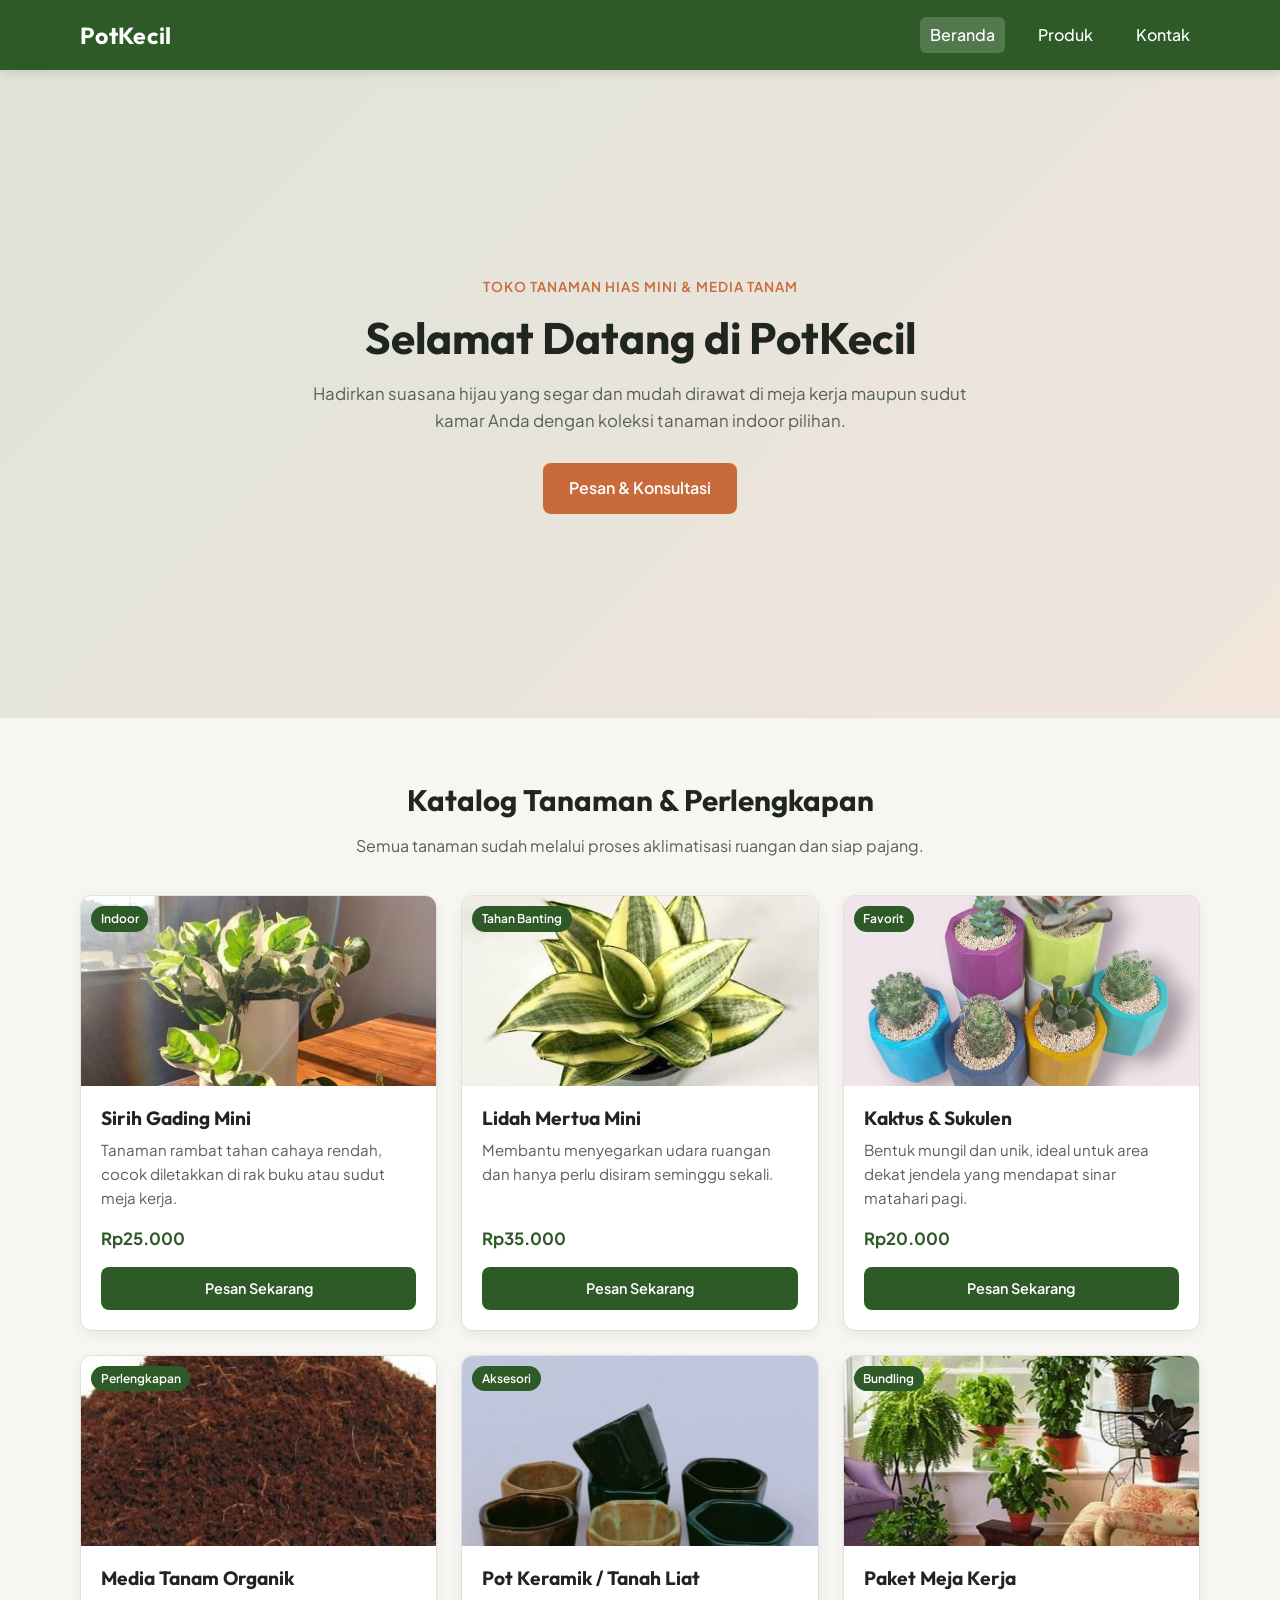
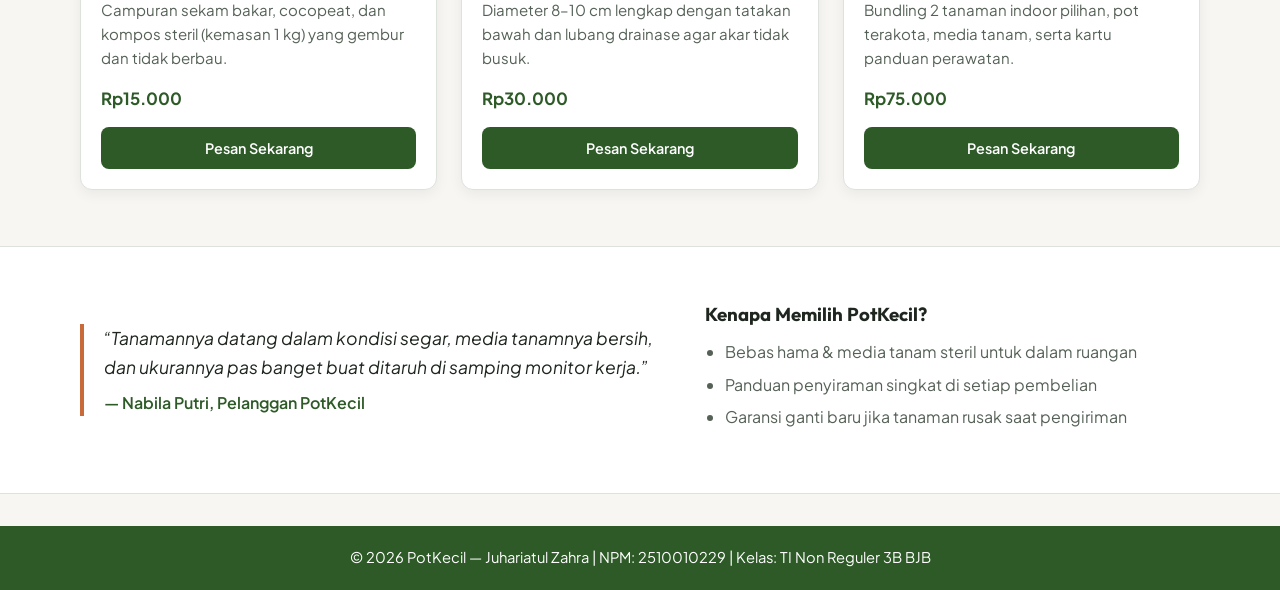
<file: index.html>
<!DOCTYPE html>
<html lang="id">
<head>
  <meta charset="UTF-8" />
  <meta name="viewport" content="width=device-width, initial-scale=1.0" />
  <title>PotKecil — Juhariatul Zahra (2510010229 - TI Non Reguler 3B BJB)</title>
  <link rel="preconnect" href="https://fonts.googleapis.com" />
  <link rel="preconnect" href="https://fonts.gstatic.com" crossorigin />
  <link href="https://fonts.googleapis.com/css2?family=Outfit:wght@600;700&family=Plus+Jakarta+Sans:wght@400;500;600&display=swap" rel="stylesheet" />
  <link rel="stylesheet" href="css/style.css" />
</head>
<body>
  <header class="site-header">
    <div class="nav-container">
      <a href="index.html" class="brand-logo">PotKecil</a>

      <!-- Menu Hamburger CSS-Only (Nilai Plus) -->
      <input type="checkbox" id="nav-toggle" class="nav-toggle" aria-label="Buka menu navigasi" />
      <label for="nav-toggle" class="hamburger" aria-hidden="true">
        <span></span>
        <span></span>
        <span></span>
      </label>

      <nav class="site-nav" aria-label="Navigasi Utama">
        <a href="index.html" class="active">Beranda</a>
        <a href="index.html#produk">Produk</a>
        <a href="kontak.html">Kontak</a>
      </nav>
    </div>
  </header>

  <main>
    <!-- HERO SECTION -->
    <section class="hero">
      <div class="hero-content">
        <p class="hero-tag">Toko Tanaman Hias Mini &amp; Media Tanam</p>
        <h1>Selamat Datang di PotKecil</h1>
        <p class="hero-subtitle">
          Hadirkan suasana hijau yang segar dan mudah dirawat di meja kerja maupun sudut kamar Anda dengan koleksi tanaman indoor pilihan.
        </p>
        <a href="kontak.html" class="btn-cta">Pesan &amp; Konsultasi</a>
      </div>
    </section>

    <!-- GRID KARTU PRODUK (6 Kartu) -->
    <section id="produk" class="section-block container">
      <div class="section-heading">
        <h2 class="sticky-sub">Katalog Tanaman &amp; Perlengkapan</h2>
        <p>Semua tanaman sudah melalui proses aklimatisasi ruangan dan siap pajang.</p>
      </div>

      <div class="card-grid">
        <article class="card">
          <figure class="card-media">
            <img src="img/sirihgading.jpg" alt="Sirih Gading Mini dalam pot kecil" />
            <figcaption>Indoor</figcaption>
          </figure>
          <div class="card-body">
            <h3>Sirih Gading Mini</h3>
            <p>Tanaman rambat tahan cahaya rendah, cocok diletakkan di rak buku atau sudut meja kerja.</p>
            <p class="price">Rp25.000</p>
            <a href="kontak.html" class="btn-card">Pesan Sekarang</a>
          </div>
        </article>

        <article class="card">
          <figure class="card-media">
            <img src="img/lidahmertua.jpeg" alt="Lidah Mertua Mini ukuran meja" />
            <figcaption>Tahan Banting</figcaption>
          </figure>
          <div class="card-body">
            <h3>Lidah Mertua Mini</h3>
            <p>Membantu menyegarkan udara ruangan dan hanya perlu disiram seminggu sekali.</p>
            <p class="price">Rp35.000</p>
            <a href="kontak.html" class="btn-card">Pesan Sekarang</a>
          </div>
        </article>

        <article class="card">
          <figure class="card-media">
            <img src="img/kaktussukulen.jpeg" alt="Koleksi Kaktus dan Sukulen mini" />
            <figcaption>Favorit</figcaption>
          </figure>
          <div class="card-body">
            <h3>Kaktus &amp; Sukulen</h3>
            <p>Bentuk mungil dan unik, ideal untuk area dekat jendela yang mendapat sinar matahari pagi.</p>
            <p class="price">Rp20.000</p>
            <a href="kontak.html" class="btn-card">Pesan Sekarang</a>
          </div>
        </article>

        <article class="card">
          <figure class="card-media">
            <img src="img/MediaTanam.jpg" alt="Kemasan Media Tanam Organik siap pakai" />
            <figcaption>Perlengkapan</figcaption>
          </figure>
          <div class="card-body">
            <h3>Media Tanam Organik</h3>
            <p>Campuran sekam bakar, cocopeat, dan kompos steril (kemasan 1 kg) yang gembur dan tidak berbau.</p>
            <p class="price">Rp15.000</p>
            <a href="kontak.html" class="btn-card">Pesan Sekarang</a>
          </div>
        </article>

        <article class="card">
          <figure class="card-media">
            <img src="img/pot.jpg" alt="Pot Keramik dan Tanah Liat berlubang drainase" />
            <figcaption>Aksesori</figcaption>
          </figure>
          <div class="card-body">
            <h3>Pot Keramik / Tanah Liat</h3>
            <p>Diameter 8–10 cm lengkap dengan tatakan bawah dan lubang drainase agar akar tidak busuk.</p>
            <p class="price">Rp30.000</p>
            <a href="kontak.html" class="btn-card">Pesan Sekarang</a>
          </div>
        </article>

        <article class="card">
          <figure class="card-media">
            <img src="img/paket.jpeg" alt="Paket Meja Kerja bundling tanaman dan pot" />
            <figcaption>Bundling</figcaption>
          </figure>
          <div class="card-body">
            <h3>Paket Meja Kerja</h3>
            <p>Bundling 2 tanaman indoor pilihan, pot terakota, media tanam, serta kartu panduan perawatan.</p>
            <p class="price">Rp75.000</p>
            <a href="kontak.html" class="btn-card">Pesan Sekarang</a>
          </div>
        </article>
      </div>
    </section>

    <!-- SECTION TAMBAHAN BEBAS (Testimoni + Keunggulan) -->
    <section class="section-block highlight-section">
      <div class="container highlight-grid">
        <blockquote class="quote-box">
          <p>
            “Tanamannya datang dalam kondisi segar, media tanamnya bersih, dan ukurannya pas banget buat ditaruh di samping monitor kerja.”
          </p>
          <footer>
            <cite>— Nabila Putri, Pelanggan PotKecil</cite>
          </footer>
        </blockquote>

        <div class="feature-box">
          <h3>Kenapa Memilih PotKecil?</h3>
          <ul class="feature-list">
            <li>Bebas hama &amp; media tanam steril untuk dalam ruangan</li>
            <li>Panduan penyiraman singkat di setiap pembelian</li>
            <li>Garansi ganti baru jika tanaman rusak saat pengiriman</li>
          </ul>
        </div>
      </div>
    </section>
  </main>

  <footer class="site-footer">
    <div class="container">
      <p>&copy; 2026 PotKecil — Juhariatul Zahra | NPM: 2510010229 | Kelas: TI Non Reguler 3B BJB</p>
    </div>
  </footer>
</body>
</html>
</file>
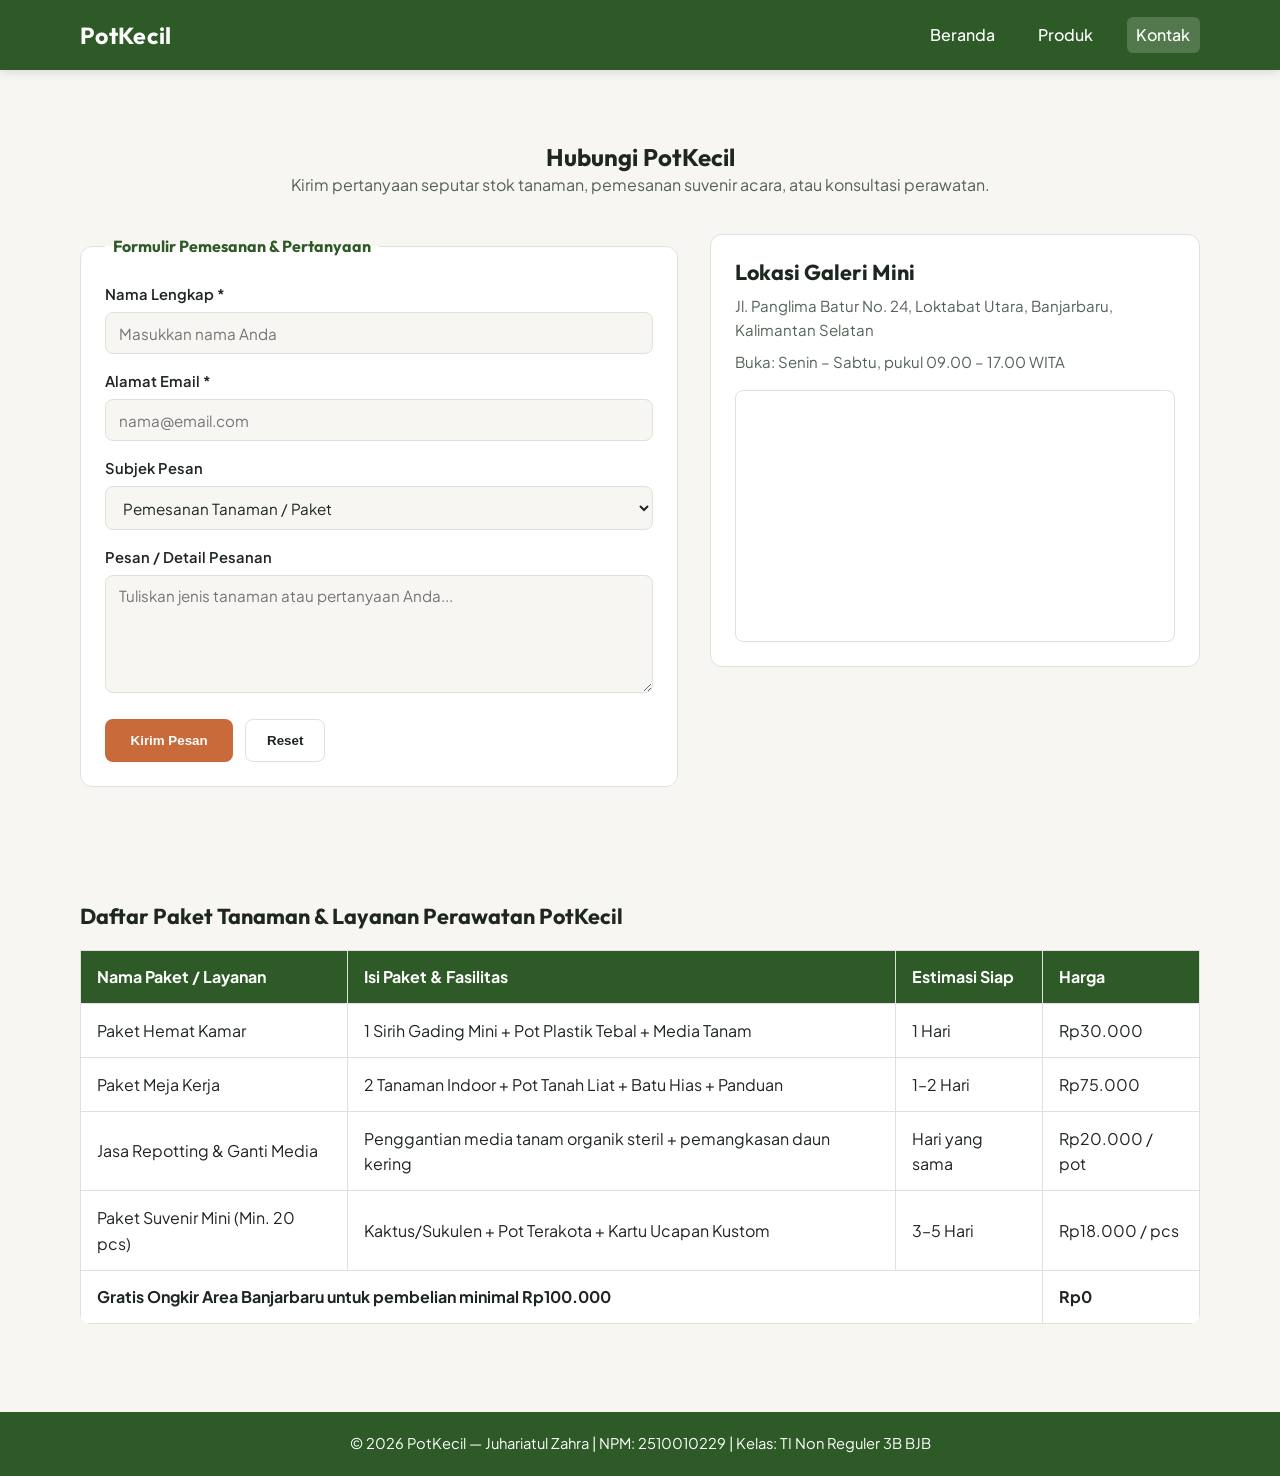
<file: kontak.html>
<!DOCTYPE html>
<html lang="id">
<head>
  <meta charset="UTF-8" />
  <meta name="viewport" content="width=device-width, initial-scale=1.0" />
  <title>Kontak &amp; Paket PotKecil — Juhariatul Zahra (2510010229 - TI Non Reguler 3B BJB)</title>
  <link rel="preconnect" href="https://fonts.googleapis.com" />
  <link rel="preconnect" href="https://fonts.gstatic.com" crossorigin />
  <link href="https://fonts.googleapis.com/css2?family=Outfit:wght@600;700&family=Plus+Jakarta+Sans:wght@400;500;600&display=swap" rel="stylesheet" />
  <link rel="stylesheet" href="css/style.css" />
</head>
<body>
  <header class="site-header">
    <div class="nav-container">
      <a href="index.html" class="brand-logo">PotKecil</a>

      <input type="checkbox" id="nav-toggle" class="nav-toggle" aria-label="Buka menu navigasi" />
      <label for="nav-toggle" class="hamburger" aria-hidden="true">
        <span></span>
        <span></span>
        <span></span>
      </label>

      <nav class="site-nav" aria-label="Navigasi Utama">
        <a href="index.html">Beranda</a>
        <a href="index.html#produk">Produk</a>
        <a href="kontak.html" class="active">Kontak</a>
      </nav>
    </div>
  </header>

  <main class="container page-top">
    <section class="section-block">
      <div class="section-heading">
        <h1>Hubungi PotKecil</h1>
        <p>Kirim pertanyaan seputar stok tanaman, pemesanan suvenir acara, atau konsultasi perawatan.</p>
      </div>

      <div class="contact-layout">
        <!-- FORM KONTAK -->
        <form action="#" method="post" class="contact-form">
          <fieldset>
            <legend>Formulir Pemesanan &amp; Pertanyaan</legend>

            <div class="form-group">
              <label for="nama">Nama Lengkap *</label>
              <input type="text" id="nama" name="nama" placeholder="Masukkan nama Anda" required />
            </div>

            <div class="form-group">
              <label for="email">Alamat Email *</label>
              <input type="email" id="email" name="email" placeholder="nama@email.com" required />
            </div>

            <div class="form-group">
              <label for="subjek">Subjek Pesan</label>
              <select id="subjek" name="subjek">
                <option value="pemesanan">Pemesanan Tanaman / Paket</option>
                <option value="suvenir">Pesanan Suvenir Acara</option>
                <option value="konsultasi">Konsultasi Perawatan Tanaman</option>
                <option value="lainnya">Lainnya</option>
              </select>
            </div>

            <div class="form-group">
              <label for="pesan">Pesan / Detail Pesanan</label>
              <textarea id="pesan" name="pesan" rows="5" placeholder="Tuliskan jenis tanaman atau pertanyaan Anda..."></textarea>
            </div>

            <div class="form-actions">
              <button type="submit" class="btn-cta">Kirim Pesan</button>
              <button type="reset" class="btn-reset">Reset</button>
            </div>
          </fieldset>
        </form>

        <!-- LOKASI & PETA EMBED -->
        <div class="map-card">
          <h2>Lokasi Galeri Mini</h2>
          <p>Jl. Panglima Batur No. 24, Loktabat Utara, Banjarbaru, Kalimantan Selatan</p>
          <p>Buka: Senin – Sabtu, pukul <time datetime="09:00">09.00</time> – <time datetime="17:00">17.00</time> WITA</p>

          <div class="map-wrapper">
            <iframe
              title="Peta Lokasi PotKecil Banjarbaru"
              src="https://www.openstreetmap.org/export/embed.html?bbox=114.8250%2C-3.4550%2C114.8550%2C-3.4350&amp;layer=mapnik"
              loading="lazy">
            </iframe>
          </div>
        </div>
      </div>
    </section>

    <!-- TABEL DAFTAR LAYANAN / PAKET -->
    <section class="section-block">
      <div class="table-wrapper">
        <table class="service-table">
          <caption>Daftar Paket Tanaman &amp; Layanan Perawatan PotKecil</caption>
          <thead>
            <tr>
              <th>Nama Paket / Layanan</th>
              <th>Isi Paket &amp; Fasilitas</th>
              <th>Estimasi Siap</th>
              <th>Harga</th>
            </tr>
          </thead>
          <tbody>
            <tr>
              <td>Paket Hemat Kamar</td>
              <td>1 Sirih Gading Mini + Pot Plastik Tebal + Media Tanam</td>
              <td>1 Hari</td>
              <td>Rp30.000</td>
            </tr>
            <tr>
              <td>Paket Meja Kerja</td>
              <td>2 Tanaman Indoor + Pot Tanah Liat + Batu Hias + Panduan</td>
              <td>1–2 Hari</td>
              <td>Rp75.000</td>
            </tr>
            <tr>
              <td>Jasa Repotting &amp; Ganti Media</td>
              <td>Penggantian media tanam organik steril + pemangkasan daun kering</td>
              <td>Hari yang sama</td>
              <td>Rp20.000 / pot</td>
            </tr>
            <tr>
              <td>Paket Suvenir Mini (Min. 20 pcs)</td>
              <td>Kaktus/Sukulen + Pot Terakota + Kartu Ucapan Kustom</td>
              <td>3–5 Hari</td>
              <td>Rp18.000 / pcs</td>
            </tr>
            <tr>
              <td colspan="3"><strong>Gratis Ongkir Area Banjarbaru untuk pembelian minimal Rp100.000</strong></td>
              <td><strong>Rp0</strong></td>
            </tr>
          </tbody>
        </table>
      </div>
    </section>
  </main>

  <footer class="site-footer">
    <div class="container">
      <p>&copy; 2026 PotKecil — Juhariatul Zahra | NPM: 2510010229 | Kelas: TI Non Reguler 3B BJB</p>
    </div>
  </footer>
</body>
</html>
</file>
<file: css/style.css>
/* =========================================
   1. VARIABEL WARNA & RESET DASAR
   ========================================= */
:root {
  --primary: #2d5a27;
  --accent: #c96a3b;
  --bg: #f7f6f2;
  --surface: #ffffff;
  --text: #1e261f;
  --muted: #556157;
  --border: #dde2dc;
}

/* Dark Mode (Nilai Plus) */
@media (prefers-color-scheme: dark) {
  :root {
    --primary: #4e8d45;
    --accent: #e08252;
    --bg: #141915;
    --surface: #1e251f;
    --text: #eef2ee;
    --muted: #b0bbb1;
    --border: #2f3a31;
  }
}

* {
  box-sizing: border-box;
  margin: 0;
  padding: 0;
}

html {
  scroll-behavior: smooth;
}

body {
  font-family: "Plus Jakarta Sans", sans-serif;
  background-color: var(--bg);
  color: var(--text);
  line-height: 1.6;
  padding-top: 70px; /* Kompensasi navbar fixed */
  overflow-x: hidden;
}

h1, h2, h3, .brand-logo {
  font-family: "Outfit", sans-serif;
  line-height: 1.25;
}

img {
  max-width: 100%;
  height: auto;
  display: block;
}

a {
  text-decoration: none;
  color: inherit;
}

.container {
  width: 92%;
  max-width: 1120px;
  margin: 0 auto;
}

/* =========================================
   2. NAVBAR FIXED & HAMBURGER CSS-ONLY
   ========================================= */
.site-header {
  position: fixed;
  top: 0;
  left: 0;
  width: 100%;
  height: 70px;
  background-color: var(--primary);
  color: #ffffff;
  z-index: 1000;
  box-shadow: 0 2px 10px rgba(0, 0, 0, 0.12);
}

.nav-container {
  width: 92%;
  max-width: 1120px;
  height: 100%;
  margin: 0 auto;
  display: flex;
  align-items: center;
  justify-content: space-between;
}

.brand-logo {
  font-size: 1.45rem;
  font-weight: 700;
  letter-spacing: 0.3px;
}

.site-nav {
  display: flex;
  gap: 1.5rem;
}

.site-nav a {
  font-weight: 500;
  padding: 0.35rem 0.6rem;
  border-radius: 6px;
  transition: background-color 0.25s ease;
}

.site-nav a:hover,
.site-nav a.active {
  background-color: rgba(255, 255, 255, 0.18);
}

.nav-toggle,
.hamburger {
  display: none;
}

/* =========================================
   3. HERO SECTION (FLEXBOX + MIN-HEIGHT)
   ========================================= */
.hero {
  min-height: 72vh;
  display: flex;
  align-items: center;
  justify-content: center;
  text-align: center;
  padding: 3rem 1rem;
  background: linear-gradient(135deg, rgba(45, 90, 39, 0.12), rgba(201, 106, 59, 0.12));
  border-bottom: 1px solid var(--border);
}

.hero-content {
  max-width: 680px;
}

.hero-tag {
  display: inline-block;
  font-size: 0.85rem;
  font-weight: 600;
  text-transform: uppercase;
  letter-spacing: 1px;
  color: var(--accent);
  margin-bottom: 0.75rem;
}

.hero h1 {
  font-size: 2.75rem;
  margin-bottom: 1rem;
}

.hero-subtitle {
  color: var(--muted);
  font-size: 1.05rem;
  margin-bottom: 1.75rem;
}

.btn-cta {
  display: inline-block;
  background-color: var(--accent);
  color: #ffffff;
  font-weight: 600;
  padding: 0.8rem 1.6rem;
  border-radius: 8px;
  border: none;
  cursor: pointer;
  transition: transform 0.2s ease, box-shadow 0.2s ease, opacity 0.2s ease;
}

.btn-cta:hover {
  transform: translateY(-2px);
  box-shadow: 0 6px 16px rgba(201, 106, 59, 0.32);
}

/* =========================================
   4. SECTION & GRID KARTU PRODUK
   ========================================= */
.section-block {
  padding: 3.5rem 0;
}

.page-top {
  padding-top: 1rem;
}

.section-heading {
  text-align: center;
  margin-bottom: 2.25rem;
}

.sticky-sub {
  position: sticky;
  top: 70px;
  background-color: var(--bg);
  padding: 0.5rem 0;
  z-index: 10;
  font-size: 1.85rem;
  margin-bottom: 0.4rem;
}

.section-heading p {
  color: var(--muted);
}

.card-grid {
  display: grid;
  grid-template-columns: repeat(3, 1fr);
  gap: 1.5rem;
}

.card {
  background-color: var(--surface);
  border: 1px solid var(--border);
  border-radius: 12px;
  overflow: hidden;
  box-shadow: 0 4px 14px rgba(0, 0, 0, 0.06);
  display: flex;
  flex-direction: column;
  transition: transform 0.25s ease, box-shadow 0.25s ease;
}

.card:hover {
  transform: translateY(-5px);
  box-shadow: 0 10px 24px rgba(0, 0, 0, 0.12);
}

.card-media {
  position: relative;
}

.card-media img {
  width: 100%;
  height: 190px;
  object-fit: cover;
}

.card-media figcaption {
  position: absolute;
  top: 10px;
  left: 10px;
  background-color: var(--primary);
  color: #ffffff;
  font-size: 0.75rem;
  font-weight: 600;
  padding: 0.2rem 0.6rem;
  border-radius: 999px;
}

.card-body {
  padding: 1.25rem;
  display: flex;
  flex-direction: column;
  flex-grow: 1;
}

.card-body h3 {
  font-size: 1.2rem;
  margin-bottom: 0.5rem;
}

.card-body p {
  color: var(--muted);
  font-size: 0.94rem;
  margin-bottom: 1rem;
}

.card-body .price {
  color: var(--primary);
  font-weight: 700;
  font-size: 1.05rem;
  margin-top: auto;
  margin-bottom: 0.9rem;
}

.btn-card {
  display: inline-block;
  text-align: center;
  background-color: var(--primary);
  color: #ffffff;
  font-weight: 600;
  font-size: 0.9rem;
  padding: 0.6rem 1rem;
  border-radius: 8px;
  transition: background-color 0.2s ease;
}

.btn-card:hover {
  background-color: var(--accent);
}

/* =========================================
   5. SECTION TAMBAHAN (TESTIMONI & LIST)
   ========================================= */
.highlight-section {
  background-color: var(--surface);
  border-top: 1px solid var(--border);
  border-bottom: 1px solid var(--border);
}

.highlight-grid {
  display: grid;
  grid-template-columns: 1.2fr 1fr;
  gap: 2rem;
  align-items: center;
}

.quote-box {
  border-left: 4px solid var(--accent);
  padding-left: 1.25rem;
}

.quote-box p {
  font-size: 1.1rem;
  font-style: italic;
  margin-bottom: 0.6rem;
}

.quote-box cite {
  font-style: normal;
  font-weight: 600;
  color: var(--primary);
}

.feature-box h3 {
  margin-bottom: 0.75rem;
}

.feature-list {
  padding-left: 1.25rem;
  color: var(--muted);
}

.feature-list li {
  margin-bottom: 0.45rem;
}

/* =========================================
   6. HALAMAN KONTAK: FORM, PETA & TABEL
   ========================================= */
.contact-layout {
  display: grid;
  grid-template-columns: 1.1fr 0.9fr;
  gap: 2rem;
  align-items: start;
}

.contact-form fieldset {
  background-color: var(--surface);
  border: 1px solid var(--border);
  border-radius: 12px;
  padding: 1.5rem;
}

.contact-form legend {
  font-family: "Outfit", sans-serif;
  font-weight: 700;
  padding: 0 0.5rem;
  color: var(--primary);
}

.form-group {
  margin-bottom: 1rem;
}

.form-group label {
  display: block;
  font-weight: 600;
  font-size: 0.92rem;
  margin-bottom: 0.35rem;
}

.form-group input,
.form-group select,
.form-group textarea {
  width: 100%;
  padding: 0.65rem 0.8rem;
  border: 1px solid var(--border);
  border-radius: 8px;
  background-color: var(--bg);
  color: var(--text);
  font-family: inherit;
  font-size: 0.95rem;
}

.form-actions {
  display: flex;
  gap: 0.75rem;
  margin-top: 1.25rem;
}

.btn-reset {
  padding: 0.8rem 1.3rem;
  border-radius: 8px;
  border: 1px solid var(--border);
  background-color: transparent;
  color: var(--text);
  font-weight: 600;
  cursor: pointer;
}

.map-card {
  background-color: var(--surface);
  border: 1px solid var(--border);
  border-radius: 12px;
  padding: 1.5rem;
}

.map-card h2 {
  font-size: 1.35rem;
  margin-bottom: 0.5rem;
}

.map-card p {
  color: var(--muted);
  font-size: 0.94rem;
  margin-bottom: 0.5rem;
}

.map-wrapper {
  margin-top: 1rem;
  border-radius: 8px;
  overflow: hidden;
  border: 1px solid var(--border);
}

.map-wrapper iframe {
  width: 100%;
  height: 250px;
  border: 0;
  display: block;
}

/* Tabel Layanan */
.table-wrapper {
  overflow-x: auto;
}

.service-table {
  width: 100%;
  border-collapse: collapse;
  background-color: var(--surface);
  border-radius: 10px;
  overflow: hidden;
}

.service-table caption {
  font-family: "Outfit", sans-serif;
  font-size: 1.35rem;
  font-weight: 700;
  margin-bottom: 1rem;
  text-align: left;
}

.service-table th,
.service-table td {
  padding: 0.85rem 1rem;
  border: 1px solid var(--border);
  text-align: left;
}

.service-table thead {
  background-color: var(--primary);
  color: #ffffff;
}

/* =========================================
   7. FOOTER
   ========================================= */
.site-footer {
  background-color: var(--primary);
  color: #ffffff;
  text-align: center;
  padding: 1.25rem 0;
  margin-top: 2rem;
  font-size: 0.92rem;
}

/* =========================================
   8. RESPONSIVE MEDIA QUERY (<= 768px)
   ========================================= */
@media (max-width: 768px) {
  .hamburger {
    display: flex;
    flex-direction: column;
    gap: 5px;
    cursor: pointer;
  }

  .hamburger span {
    width: 24px;
    height: 3px;
    background-color: #ffffff;
    border-radius: 2px;
  }

  .site-nav {
    position: absolute;
    top: 70px;
    left: 0;
    width: 100%;
    background-color: var(--primary);
    flex-direction: column;
    padding: 1rem 4%;
    gap: 0.5rem;
    display: none;
    border-top: 1px solid rgba(255, 255, 255, 0.15);
  }

  .nav-toggle:checked ~ .site-nav {
    display: flex;
  }

  .hero h1 {
    font-size: 2rem;
  }

  .card-grid,
  .highlight-grid,
  .contact-layout {
    grid-template-columns: 1fr;
  }
}
</file>
